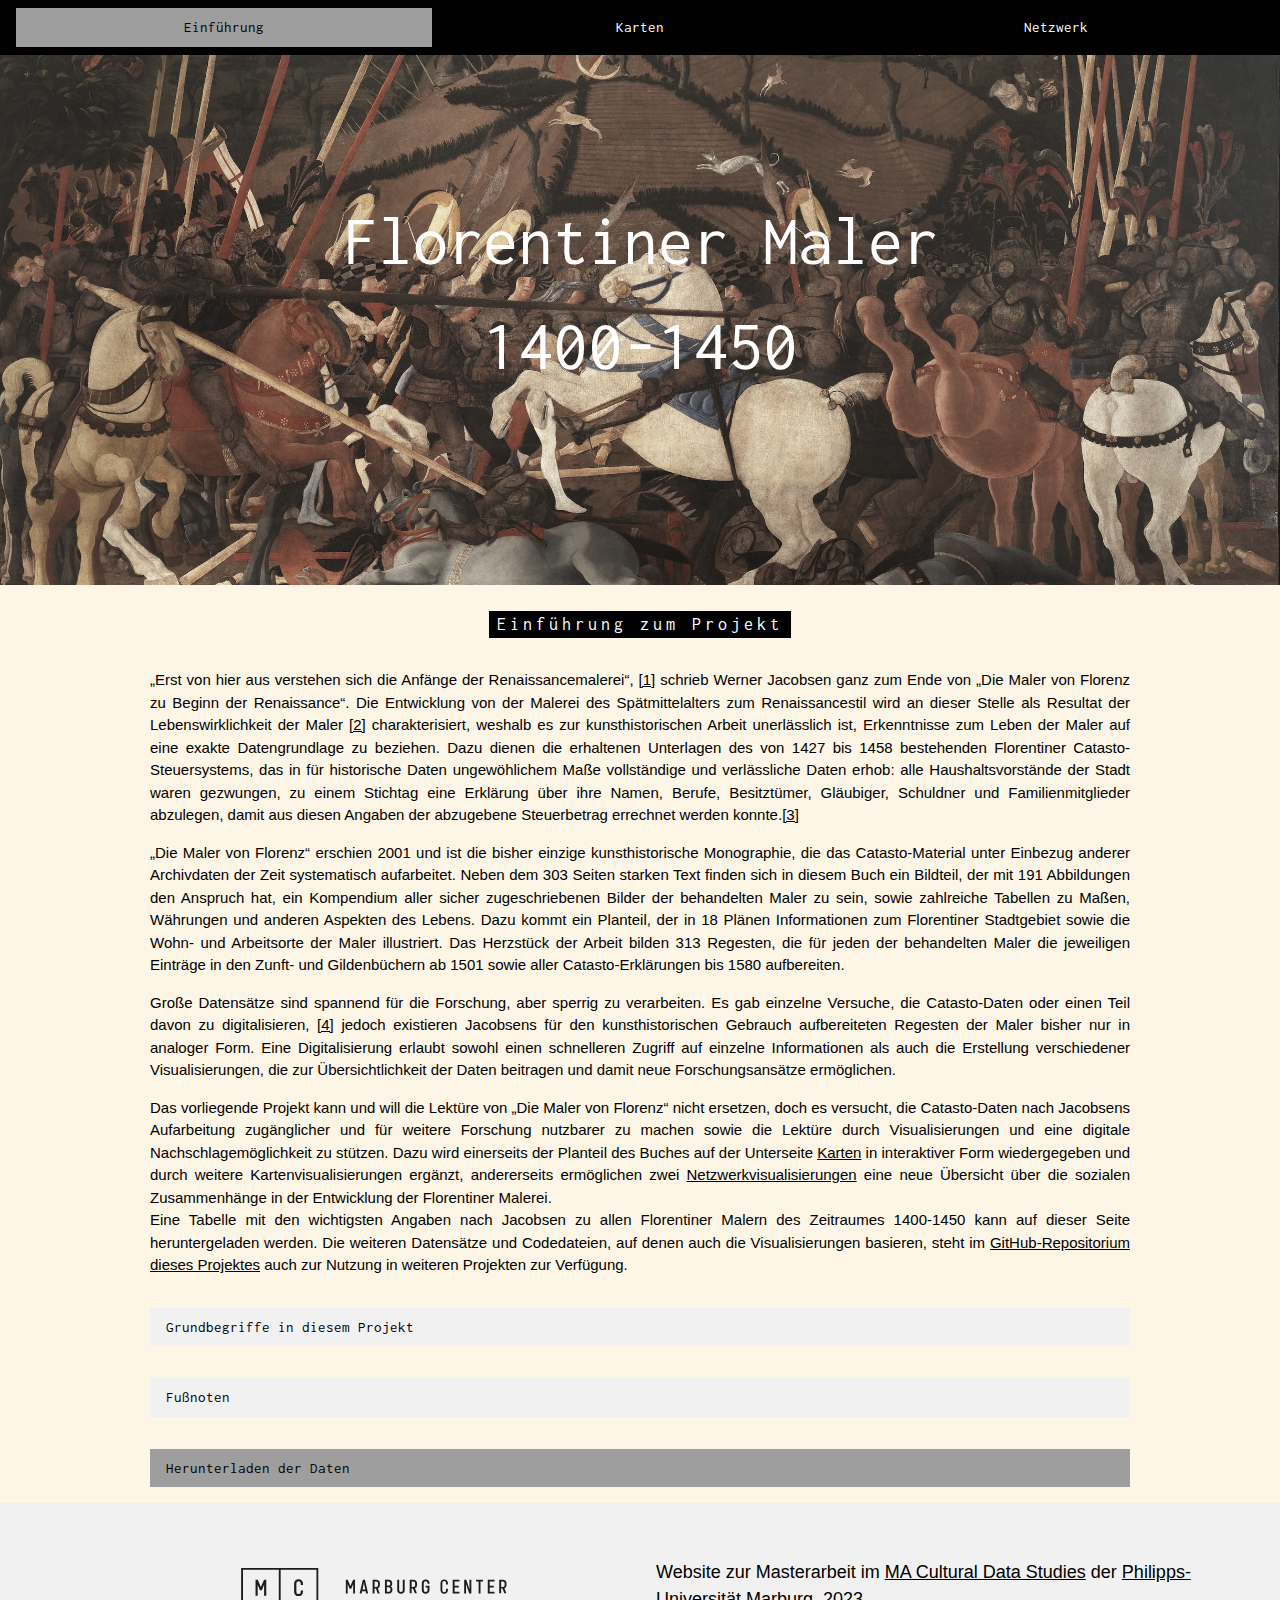
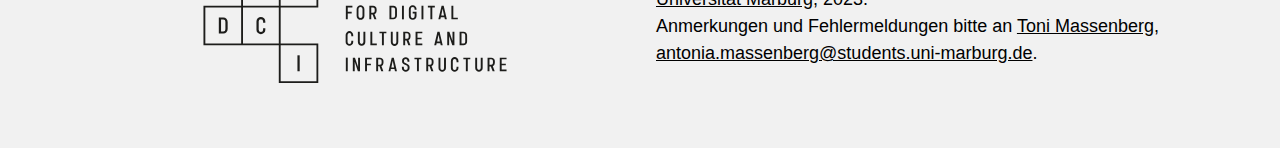
<file: index.html>
<!DOCTYPE html>
<html>

<head>
  <title>Florentiner Maler 1400-1450</title>
  <meta charset="UTF-8">
  <meta name="viewport" content="width=device-width, initial-scale=1">
  <link rel="stylesheet" href="assets/w3.css">
  <link rel="stylesheet" href="https://fonts.googleapis.com/css?family=Inconsolata">
  <!-- Styling is based on the W3Schools W3 template "Cafe": https://www.w3schools.com/w3css/tryit.asp?filename=tryw3css_templates_cafe -->
  <style>
    .bgimg {
      background-position: center;
      background-size: cover;
      background-image: url("assets/images/Paolo_di_Dono_Die_Schlacht_von_San_Romano.jpg");
      height: 65%;
    }
  </style>
</head>

<body>

  <!-- Link border for site navigation -->
  <div class="w3-top">
    <div class="w3-row w3-padding w3-black">
      <div class="w3-col s4">
        <!-- w3.css uses a 12 column responsive fluid grid, s4 means that each row is 4/12th wide -->
        <a href="index.html" class="w3-button w3-block w3-gray">Einführung</a>
      </div>
      <div class="w3-col s4">
        <a href="map.html" class="w3-button w3-block w3-black">Karten</a>
      </div>
      <div class="w3-col s4">
        <a href="network/network.html" class="w3-button w3-block w3-black">Netzwerk</a>
      </div>
    </div>
  </div>

  <!-- Header with image -->
  <header class="bgimg w3-display-container w3-grayscale-min" id="home">
    <div class="w3-display-middle w3-center">
      <span class="w3-text-white" style="font-size:70px">Florentiner Maler <br> 1400-1450</span>
    </div>
  </header>

  <!-- Add a background color to the whole page -->
  <div class="w3-sand">

    <!-- About Container -->
    <div class="w3-container" id="about">
      <div class="w3-content">
        <h5 class="w3-center w3-padding-16">
          <span class="w3-tag w3-wide">Einführung zum Projekt</span>
        </h5>
        <div class="w3-justify">
          <p>„Erst von hier aus verstehen sich die Anfänge der Renaissancemalerei“, <a href="#footnote1"
              onclick="akkordion('footnotes')">[1]</a> schrieb Werner Jacobsen ganz
            zum Ende von „Die Maler von Florenz zu Beginn der Renaissance“. Die Entwicklung von der Malerei des
            Spätmittelalters
            zum Renaissancestil wird an dieser Stelle als Resultat der Lebenswirklichkeit der Maler <a href="#footnote2"
              onclick="akkordion('footnotes')">[2]</a> charakterisiert, weshalb es zur
            kunsthistorischen Arbeit unerlässlich ist, Erkenntnisse zum Leben der Maler auf eine exakte Datengrundlage
            zu
            beziehen. Dazu dienen die erhaltenen Unterlagen des von 1427 bis 1458 bestehenden Florentiner
            Catasto-Steuersystems, das in für historische Daten ungewöhlichem Maße vollständige und verlässliche Daten
            erhob:
            alle Haushaltsvorstände der Stadt waren gezwungen, zu einem Stichtag eine Erklärung über ihre Namen, Berufe,
            Besitztümer,
            Gläubiger, Schuldner und Familienmitglieder abzulegen, damit aus diesen Angaben der abzugebene Steuerbetrag
            errechnet werden konnte.<a href="#footnote3" onclick="akkordion('footnotes')">[3]</a></p>

          <p>„Die Maler von Florenz“ erschien 2001 und ist die bisher einzige kunsthistorische Monographie, die das
            Catasto-Material unter Einbezug anderer Archivdaten der Zeit systematisch aufarbeitet. Neben dem 303
            Seiten starken Text finden
            sich
            in diesem Buch ein Bildteil, der mit 191 Abbildungen den Anspruch hat, ein Kompendium aller sicher
            zugeschriebenen Bilder der
            behandelten
            Maler zu sein, sowie zahlreiche Tabellen zu Maßen, Währungen und anderen Aspekten des Lebens. Dazu kommt ein
            Planteil,
            der in 18 Plänen Informationen zum Florentiner Stadtgebiet sowie die Wohn- und Arbeitsorte der Maler
            illustriert. Das
            Herzstück
            der Arbeit bilden 313 Regesten, die für jeden der behandelten Maler die jeweiligen Einträge in den Zunft-
            und
            Gildenbüchern ab 1501 sowie aller Catasto-Erklärungen bis 1580 aufbereiten.</p>

          <p>Große Datensätze sind spannend für die Forschung, aber sperrig zu verarbeiten. Es gab einzelne Versuche,
            die
            Catasto-Daten oder einen Teil davon zu digitalisieren, <a href="#footnote4"
              onclick="akkordion('footnotes')">[4]</a> jedoch existieren Jacobsens für den
            kunsthistorischen Gebrauch aufbereiteten Regesten der Maler bisher nur in analoger Form. Eine
            Digitalisierung
            erlaubt sowohl einen schnelleren Zugriff auf einzelne Informationen als auch die Erstellung verschiedener
            Visualisierungen, die zur Übersichtlichkeit der Daten beitragen und damit neue Forschungsansätze
            ermöglichen.</p>

          <p>Das vorliegende Projekt kann und will die Lektüre von „Die Maler von Florenz“ nicht ersetzen, doch es
            versucht, die
            Catasto-Daten nach Jacobsens Aufarbeitung zugänglicher und für weitere Forschung nutzbarer zu machen sowie
            die
            Lektüre durch Visualisierungen und eine digitale Nachschlagemöglichkeit zu stützen. Dazu wird einerseits der
            Planteil des Buches auf der Unterseite <a href="map.html" target="_blank">Karten</a> in interaktiver Form
            wiedergegeben und durch weitere
            Kartenvisualisierungen ergänzt, andererseits ermöglichen zwei <a href="network/network.html"
              target="_blank">Netzwerkvisualisierungen</a> eine neue Übersicht über
            die sozialen Zusammenhänge in der Entwicklung der Florentiner Malerei.<br>
            Eine Tabelle mit den wichtigsten Angaben nach Jacobsen zu allen Florentiner Malern des Zeitraumes 1400-1450
            kann auf
            dieser Seite heruntergeladen werden. Die weiteren Datensätze und Codedateien, auf denen auch die
            Visualisierungen
            basieren, steht im <a href="https://github.com/ToniMassenberg/FlorentinerMaler"
              target="_blank">GitHub-Repositorium dieses Projektes</a> auch zur Nutzung in weiteren Projekten zur
            Verfügung.</p>
        </div>
      </div>

      <!-- Grundbegriffe drop-down -->
      <div class="w3-content  w3-padding-16">
        <button id="grundbegriffebutton" onclick="akkordion('grundbegriffe')"
          class="w3-btn w3-block w3-light-gray w3-left-align">Grundbegriffe
          in diesem Projekt</button>
        <div id="grundbegriffe" class="w3-container w3-hide w3-justify">
          <p>Auch wenn der Catasto-Datensatz eine ungewöhnlich detaillierte historische Quelle ist, sind dennoch die
            <b>bei
              historischen Daten üblichen Ungenauigkeiten</b> zu beachten. Steuererklärungen spielen den tatsächlichen
            Besitz
            eher
            herunter, verschiedene Zeitrechnungen und Sprachen werden vermischt, Terminologien wie der Unterschied
            zwischen
            Lehrling, Gesellen und Mitarbeiter sind nicht eindeutig <a href="#footnote5"
              onclick="akkordion('footnotes')">[5]</a>, die Werkstattgemeinschaften konnten je
            nach Gegebenheiten sehr unterschiedlich arrangiert sein. <a href="#footnote6"
              onclick="akkordion('footnotes')">[6]</a> Die 313 berücksichtigten Maler in
            diesem Zeitraum beinhalten auch Personen, die möglicherweise schon verstorben waren oder nur aus
            Verwaltungsgründen
            in der Zunft immatrikuliert waren, ohne selbst als Maler zu arbeiten. Die berufliche Mobilität und
            Doppeltätigkeit
            in mehreren Berufen erschweren das Festlegen der behandelten Personen zusätzlich. <a href="#footnote7"
              onclick="akkordion('footnotes')">[7]</a>
            Alle eine Werkstatt leitenden Meister in Florenz mussten einer Zunft anzugehören, im Falle der Maler der
            <b>Arte dei
              Medici e Speziali</b>. Die Zünfte dienten nicht nur der Berufsorganisation, sondern waren auch die
            Grundlage des
            politischen Lebens und Voraussetzung für Teilhabe an politischen Ämtern. <a href="#footnote8"
              onclick="akkordion('footnotes')">[8]</a> Zur Immatrikulation als
            Meister mussten mindestens drei Lehrjahre und drei Gesellenjahre nachgewiesen werden, außerdem war eine
            Immatrikulationsgebür zu entrichten, die entfiel, wenn Bruder oder Vater des neuen Immatrikulanten bereits
            der Zunft
            angehörten, weshalb die fast vollständig erhaltenen Zunftbücher mitunter auch Rückschlüsse über den Beruf
            der
            Verwandten eines Malers erlauben. <a href="#footnote9" onclick="akkordion('footnotes')">[9]</a> Manche Maler
            waren auch in mehreren Zünften immatrikuliert, zumeist
            Möbelmaler, die je nach eigenem Selbstverständnis auch als Tischler der Arte dei Legnaioli angehören
            konnten.
            <a href="#footnote10" onclick="akkordion('footnotes')">[10]</a> Einzige Ausnahme dieses Zunftzwanges waren
            die Mönchsmaler, auch wenn sie Werkstätten außerhalb der
            Konvente unterhielten. <a href="#footnote11" onclick="akkordion('footnotes')">[11]</a>
          </p>

          <p><b>Frauen</b> war der Zunftbeitritt grundsätzlich erlaubt, aber es gibt keine Beispiele von Malerinnen im
            hier primär
            behandelten Zeitraum. Möglicherweise gab es Frauen, die in den Malerwerkstätten ihrer Verwandten
            mitarbeiteten,
            die nicht Werkstattinhaberinnen und damit nicht immatrikuliert waren. Da Frauen nicht Familienoberhäupter
            waren mussten sie keine Catasto abgeben – in jedem Fall ist ihre Mitarbeit nicht nachweisbar. <a
              href="#footnote12" onclick="akkordion('footnotes')">[12]</a></p>

          <p id="berufsgruppen">Jacobsen grenzt seinen <b>Begriff des Malers</b> dabei stark von den im 16. Jahrhundert
            entstandenen
            Begriff des
            Künstlers
            ab. Maler des frühen 15. Jahrhunderts seien reine Handwerker gewesen und es gebe keinerlei Erwartung
            ‚künstlerischen
            Anspruchs und künstlerischer Freiheit‘. <a href="#footnote13" onclick="akkordion('footnotes')">[13]</a><br>
            Zur genaueren Beschreibung der eigentlichen Tätigkeiten werden die Maler in 13 <b>Berufsgruppen</b>
            unterteilt,
            deren
            Definitionen auf den eigenen Angaben zur Spezialisierung der Maler in den Zunftbüchern sowie in ihren
            Catasto-Deklarationen zurückgehen; für die Erkenntnisse, was die eigentlichen Aufgabengebiete der
            Spezialisten
            waren, wurde das Malereitraktat des Cennino d’Andrea di Cennino da Colle di Val d’Elsa herangezogen. <a
              href="#footnote14" onclick="akkordion('footnotes')">[14]</a> <br>
            a) <b>Wand- und Tafelmaler</b> produzierten je nach Auftragslage figürliche Wandgemälde und die
            Ausgestaltung
            ganzer Räume
            oder einzelne Tafeln. <a href="#footnote15" onclick="akkordion('footnotes')">[15]</a> <br>
            b) Das <b>Mosaikhandwerk</b> galt zu der Zeit als fast ausgestorben, Mosaizisten kümmerten sich vor allem um
            die
            Restauration vorhandener Mosaiken. <a href="#footnote16" onclick="akkordion('footnotes')">[16]</a> <br>
            c) Die <b>Möbelmaler</b> (Forzerinai) bemalten vor allem Truhen, besonders Hochzeitstruhen (Cassone) als
            Aussteuer,
            aber
            auch „deschi“ (Holzteller für Wöchnerinnen), Bänke, Betten, Schachbretter und andere Gebrauchsgegenstände.
            <a href="#footnote17" onclick="akkordion('footnotes')">[17]</a> <br>
            d) <b>Waffenmaler</b> bemalten neben repräsentativen Waffen auch militärisch-repräsentative Gegenstände,
            Fahnen,
            Turnierbedarf und Zierrat für das städtische Orchester. Diese Gruppe war hoch angesehen und gut bezahlt, da
            repräsentatives Zierwerk hochwertig sein musste; es handelte sich also um fähige Spezialisten, nicht um
            einen
            Nebenerwerb der Tafelmaler. <a href="#footnote18" onclick="akkordion('footnotes')">[18]</a> <br>
            f) Die Tätigkeiten und Fähigkeiten der <b>Glasmaler</b> sind getrennt von den anderen Berufsgruppen zu
            betrachten,
            da sie
            völlig anderer Techniken, Werkstattausstattungen und Materialien nutzten. Sie schufen Kirchenfenster und
            Reliquiare
            für ausschließlich kirchliche Aufträge, nach der Fertistellung des Doms gab es in den 1430ern in dieser
            Berufsgruppe
            eine große Arbeitslosigkeit und Abwanderung vor allem nach Rom. <a href="#footnote19"
              onclick="akkordion('footnotes')">[19]</a> <br>
            g) <b>Miniaturisten</b> waren Buchmaler, die vor allem liturgische Bücher für kirchliche Auftraggeber
            schufen, aber
            auch
            Lesebücher für private Sammler. Sie arbeiteten eng mit den Papierherstellern (cartolai) zusammen, oft auch
            ohne
            Werkstatt in Heimarbeit. Die Papierlagen wurden erst beschrieben, dann an die Miniaturisten geliefert, bevor
            das
            Buch gebunden wurde, weshalb mehrere Miniaturisten zeitgleich am selben Buch arbeiten konnten. <a
              href="#footnote20" onclick="akkordion('footnotes')">[20]</a> <br>
            h) <b>Spielkartenmaler</b> (Naibi) waren oft ursprünglich Möbelmaler, weil Spielkarten auf hölzernen
            Druckstöcken
            basierten
            und in Schachteln aufbewahrt wurden. Der Besitz der Druckstöcke war die notwendige und definierende
            Eigenschaft der
            Naibi. <a href="#footnote21" onclick="akkordion('footnotes')">[21]</a> <br>
            i) <b>Ceri-Maler</b>, also <b>Kerzenmaler</b>, schufen zwar wohl Wachskerzen und Osterkerzen, für ihr
            Hauptarbeitsgebiet
            hält
            Jacobsen aber tabernakelförmige Gebilde aus Pappmaché und Wachs, auf denen beim Johannisfest Figuren
            angebracht
            waren und die das Baptisterium schmückten. <a href="#footnote22" onclick="akkordion('footnotes')">[22]</a>
            <br>
            j) <b>Stoffmaler</b> waren in der Regel Handwerker aus stoffverarbeitenden Gewerben wie Weber oder
            Schneider, die
            sich auf
            z.B. Vorhänge, Wandbehänge oder Kleidung mit Bemalung spezialisierten und daher auch oder hauptsächlich als
            Maler
            immatrikuliert waren. <a href="#footnote23" onclick="akkordion('footnotes')">[23]</a> <br>
            k) <b>Zimmermaler</b> besorgten alles vom einfachen Anstrich bis zur dekorativen Malerei, eher einfach und
            „unterstes
            Niveau der
            Florentiner Maler“. <a href="#footnote24" onclick="akkordion('footnotes')">[24]</a> <br>
            l) Als „Hersteller von <b>Gipstafeln</b>“ bezeichnet Jacobsen nicht professionelle Grundierer, sondern
            Hersteller
            von
            gipsernen Andachtsbildern als Massenware-Abgüsse, die auch anspruchsvoll sein konnten, sowie Rechentafeln.
            <a href="#footnote25" onclick="akkordion('footnotes')">[25]</a> <br>
            m) <b>Steinmetze</b> als Maler stellen eine seltene Doppeltätigkeit dar, die berücksichtigt wird, weil es im
            Hausgebrauch
            der Dombauhütte zu entsprechenden Einzelfällen kam. <a href="#footnote26"
              onclick="akkordion('footnotes')">[26]</a> <br>
            n) <b>Hobbymaler</b> schließlich hatten eigentlich Berufe außerhalb der Malerei, sie waren Ärzte oder
            Händler,
            die als
            Privatvergnügen malen; berücksichtigt werden sie, wenn sie als Maler genannt werden und/oder in der
            Lukasgilde
            eingeschrieben waren. <a href="#footnote27" onclick="akkordion('footnotes')">[27]</a>
          </p>
          <p id="zuschreibungsfähig">Als <b>zuschreibungsfähig</b> schließlich akzeptiert Jacobsen diejenigen Maler,
            denen erhaltene (er.) oder
            überlieferte (ü.) Werke
            durch Signaturen (sign.) oder durch Dokumentation (dok.) in Verträgen, Zahlungsnotizen und werkbezogenen
            Catasto-Hinweisen zugeordnet werden können. Da die meisten dieser Werke entweder von den anspruchsvollen
            Wand- und Tafelmalern oder Miniaturisten stammten, gehört der Großteil der von Jacobsen eingehender
            betrachteten Maler diesen Gruppen an.<a href="#footnote28" onclick="akkordion('footnotes')">[28]</a></p>

        </div>
      </div>

      <!-- Footnotes drop-down -->
      <div class="w3-content  w3-padding-16">
        <button onclick="akkordion('footnotes')" class="w3-btn w3-block w3-light-gray w3-left-align">Fußnoten</button>
        <div id="footnotes" class="w3-container w3-hide">
          <p>Header-Bild: Paolo di Dono (Paolo Uccello), Die Schlacht von San Romano, ca. 1435-1440. &copy; La Gallerie
            degli Uffizi, https://www.uffizi.it/en/artworks/battle-of-san-romano.</p>
          <p id="footnote1">[1] Jacobsen, Werner. „Die Maler von Florenz zu Beginn der Renaissance“. Deutscher
            Kunstverlag, 2001. S. 202</p>
          <p id="footnote2">[2] „Maler“ ist in dieser Arbeit nicht im generischen Maskulinum zu verstehen, es handelt
            sich an diesem Ort zu diesem Zeitpunkt um eine rein männliche Gruppe.</p>
          <p id="footnote3">[3] Vgl. Jacobsen S. 12 sowie 23f.</p>
          <p id="footnote4">[4] Bemerkenswert in diesem Kontext ist der Online-Catasto, eine
            SQL-Datenbank zur Durchsuchung des ganzen Catasto-Datensatzes von 1427 auf Basis von Daten, die David
            Herlihy mit
            den Büchern im Achivio di Strato in Florenz erarbeitete hatte. Version 1.3. Florentine Renaissance
            Resources/Online Catasto: STG, Brown University, Providence, R.I., 2002.
            https://cds.library.brown.edu/projects/catasto/.</p>
          <p id="footnote5">[5] Vgl. Jacobsen S. 115.</p>
          <p id="footnote6">[6] Vgl. Jacobsen S. 135.</p>
          <p id="footnote7">[7] Vgl. Jacobsen S. 61f.</p>
          <p id="footnote8">[8] Vgl. Jacobsen S. 19, 35.</p>
          <p id="footnote9">[9] Vgl. Jacobsen S. 41.</p>
          <p id="footnote10">[10] Vgl. Jacobsen S. 42.</p>
          <p id="footnote11">[11] Vgl. Jacobsen S. 43f, 145.</p>
          <p id="footnote12">[12] Vgl. Zur Situation von Frauen vgl. Jacobsen S. 30, 47, 76f.</p>
          <p id="footnote13">[13] Vgl. Jacobsen S. 39.</p>
          <p id="footnote14">[14] Vgl. Jacobsen S. 49.</p>
          <p id="footnote15">[15] Vgl. Jacobsen S. 51.</p>
          <p id="footnote16">[16] Vgl. Jacobsen S. 51, 190f.</p>
          <p id="footnote17">[17] Vgl. Jacobsen S. 51f.</p>
          <p id="footnote18">[18] Vgl. Jacobsen S. 53.</p>
          <p id="footnote19">[19] Vgl. Jacobsen S. 53f.</p>
          <p id="footnote20">[20] Vgl. Jacobsen S. 54, 294.</p>
          <p id="footnote21">[21] Vgl. Jacobsen S. 55.</p>
          <p id="footnote22">[22] Vgl. Jacobsen S. 56.</p>
          <p id="footnote23">[23] Vgl. Jacobsen S. 57.</p>
          <p id="footnote24">[24] Vgl. Jacobsen S. 57.</p>
          <p id="footnote25">[25] Vgl. Jacobsen S. 58.</p>
          <p id="footnote26">[26] Vgl. Jacobsen S. 59.</p>
          <p id="footnote27">[27] Vgl. Jacobsen S. 59f.</p>
          <p id="footnote28">[28] Vgl. Jacobsen S. 205f und vor allem die Tabelle auf S. 207f.</p>
        </div>
      </div>
      <!-- Download button -->
      <div class="w3-container w3-padding-16">
        <a href="painters-master.csv" download="Florentiner Maler 1400-1450"
          class="w3-content w3-button w3-block w3-gray w3-left-align">Herunterladen der Daten</a>
      </div>
    </div>

    <!-- End page content -->
  </div>

  <!-- Footer -->
  <footer class="w3-light-grey w3-padding-48 w3-large">
    <div class="w3-auto w3-row w3-bar">
      <div class="w3-col s6 w3-center w3-bar-item w3-mobile">
        <a href="https://www.uni-marburg.de/de/mcdci/" target="_blank"><img src="assets/images/mcdci_master_02.svg" alt="Logo des Marburg Center for Digital Culture and Infrastructure"></a>
      </div>
      <div class="w3-col s6 w3-left w3-bar-item w3-mobile">
        Website zur Masterarbeit im <a href="https://www.uni-marburg.de/de/mcdci/studium/ma-cds"
          title="MA Cultural Data Studies" target="_blank" class="w3-hover-text-green">MA Cultural Data Studies</a>
        der <a href="https://www.uni-marburg.de/de/" title="Philipps-Universität Marburg" target="_blank"
          class="w3-hover-text-green">Philipps-Universität Marburg</a>, 2023.<br>
        Anmerkungen und Fehlermeldungen bitte an <a href="https://github.com/ToniMassenberg"
          title="Toni Massenberg auf Github" target="_blank" class="w3-hover-text-green">Toni Massenberg</a>, <a
          href="mailto:massenbe@uni-marburg.de" title="Mailadresse Toni Massenberg" target="_blank"
          class="w3-hover-text-green">antonia.massenberg@students.uni-marburg.de</a>.
      </div>
    </div>
  </footer>

  <!-- JavaScript -->
  <script src="https://code.jquery.com/jquery-3.3.1.min.js"></script>
  <script src="assets/main.js"></script>
</body>

</html>
</file>
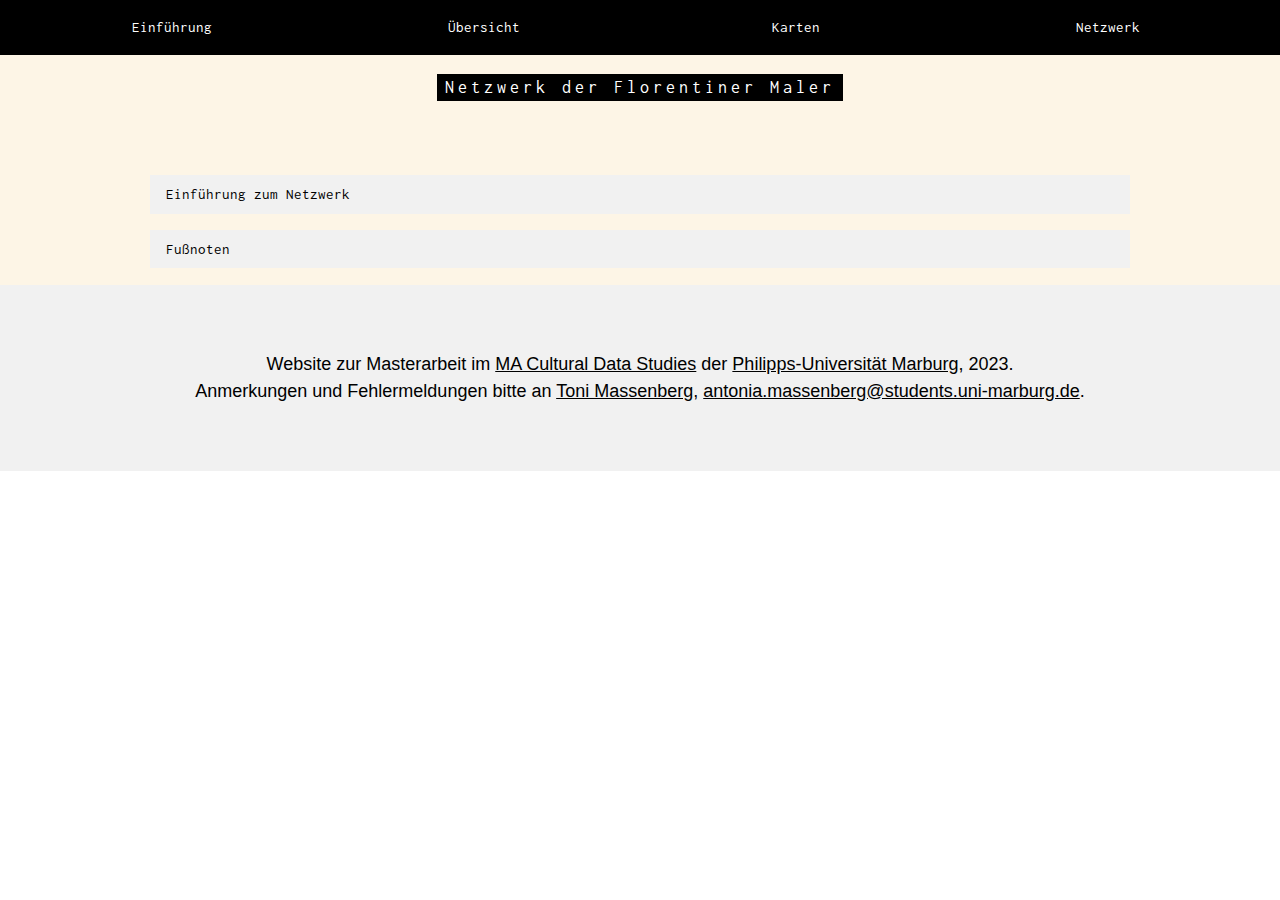
<file: network-alt.html>
<!DOCTYPE html>
<html>

<head>
    <title>Florentiner Maler 1400-1450 - Netzwerk</title>
    <meta charset="UTF-8">
    <meta name="viewport" content="width=device-width, initial-scale=1">
    <!-- Stylesheet for W3 (responsive design framework) -->
    <link rel="stylesheet" href="assets/w3.css">
    <link rel="stylesheet" href="https://fonts.googleapis.com/css?family=Inconsolata">

    <!-- The main stylesheet is assets/w3.css, these are additions specific to the network.html page -->
    <style>
        #network-container {
            width: 100%;
            height: 100vh;
        }

        .link {
            fill: none;
        }

        .link-arrow {
            fill: none;
            stroke-opacity: 0.6;
            stroke-width: 1.5;
            marker-end: url(#arrowhead);
        }

        .arrowhead {
            fill: #999;
        }
    </style>
</head>

<body>

    <!-- Link border for site navigation -->
    <div class="w3-top">
        <div class="w3-row w3-padding w3-black">
            <div class="w3-col s3">
                <a href="index.html" class="w3-button w3-block w3-black">Einführung</a>
            </div>
            <div class="w3-col s3">
                <a href="overview.html" class="w3-button w3-block w3-black">Übersicht</a>
            </div>
            <div class="w3-col s3">
                <a href="map.html" class="w3-button w3-block w3-black">Karten</a>
            </div>
            <div class="w3-col s3">
                <a href="network.html" class="w3-button w3-block w3-black">Netzwerk</a>
            </div>
        </div>
    </div>

    <!-- Add a background color -->
    <div class="w3-sand ">

        <!-- About Container -->
        <div class="w3-container" id="about">
            <div class="w3-content">
                <h5 class="w3-center w3-padding-64">
                    <span class="w3-tag w3-wide">Netzwerk der Florentiner Maler</span>
                </h5>
                <button onclick="akkordion('explanation')"
                    class="w3-btn w3-block w3-light-gray w3-left-align">Einführung zum Netzwerk</button>
                <div id="explanation" class="w3-container w3-hide">
                    <div>
                        Hier wird der Text zum Netzwerk erscheinen.<a href="#footnote1"
                            onclick="akkordion('footnotes')">[1]</a>

                    </div>
                </div>
                <!-- Footnotes drop-down -->
                <div class="w3-content  w3-padding-16">
                    <button onclick="akkordion('footnotes')"
                        class="w3-btn w3-block w3-light-gray w3-left-align">Fußnoten</button>
                    <div id="footnotes" class="w3-container w3-hide">
                        <p id="footnote1">[1] Erste Fußnote.</p>

                    </div>
                </div>
            </div>



            <!-- Network container -->
            <div class="w3-container">
                <!-- Container the network graph is generated into -->
                <div class="w3-content" id="graph"></div>
            </div>


            <!-- End page content -->
        </div>

        <!-- Footer -->
        <footer class="w3-center w3-light-grey w3-padding-48 w3-large">
            <p>Website zur Masterarbeit im <a href="https://www.uni-marburg.de/de/mcdci/studium/ma-cds"
                    title="MA Cultural Data Studies" target="_blank" class="w3-hover-text-green">MA Cultural Data
                    Studies</a> der <a href="https://www.uni-marburg.de/de/" title="Philipps-Universität Marburg"
                    target="_blank" class="w3-hover-text-green">Philipps-Universität Marburg</a>, 2023.<br>
                Anmerkungen und Fehlermeldungen bitte an <a href="https://github.com/ToniMassenberg"
                    title="Toni Massenberg auf Github" target="_blank" class="w3-hover-text-green">Toni Massenberg</a>,
                <a href="mailto:massenbe@uni-marburg.de" title="Mailadresse Toni Massenberg" target="_blank"
                    class="w3-hover-text-green">antonia.massenberg@students.uni-marburg.de</a>.
            </p>
        </footer>

        <!-- External JavaScript files  -->
        <script src="https://d3js.org/d3.v6.min.js"></script>
        <script src="https://code.jquery.com/jquery-3.3.1.min.js"></script>
        <script src="assets/network.js"></script>
        <script src="assets/main.js"></script>
</body>

</html>
</file>
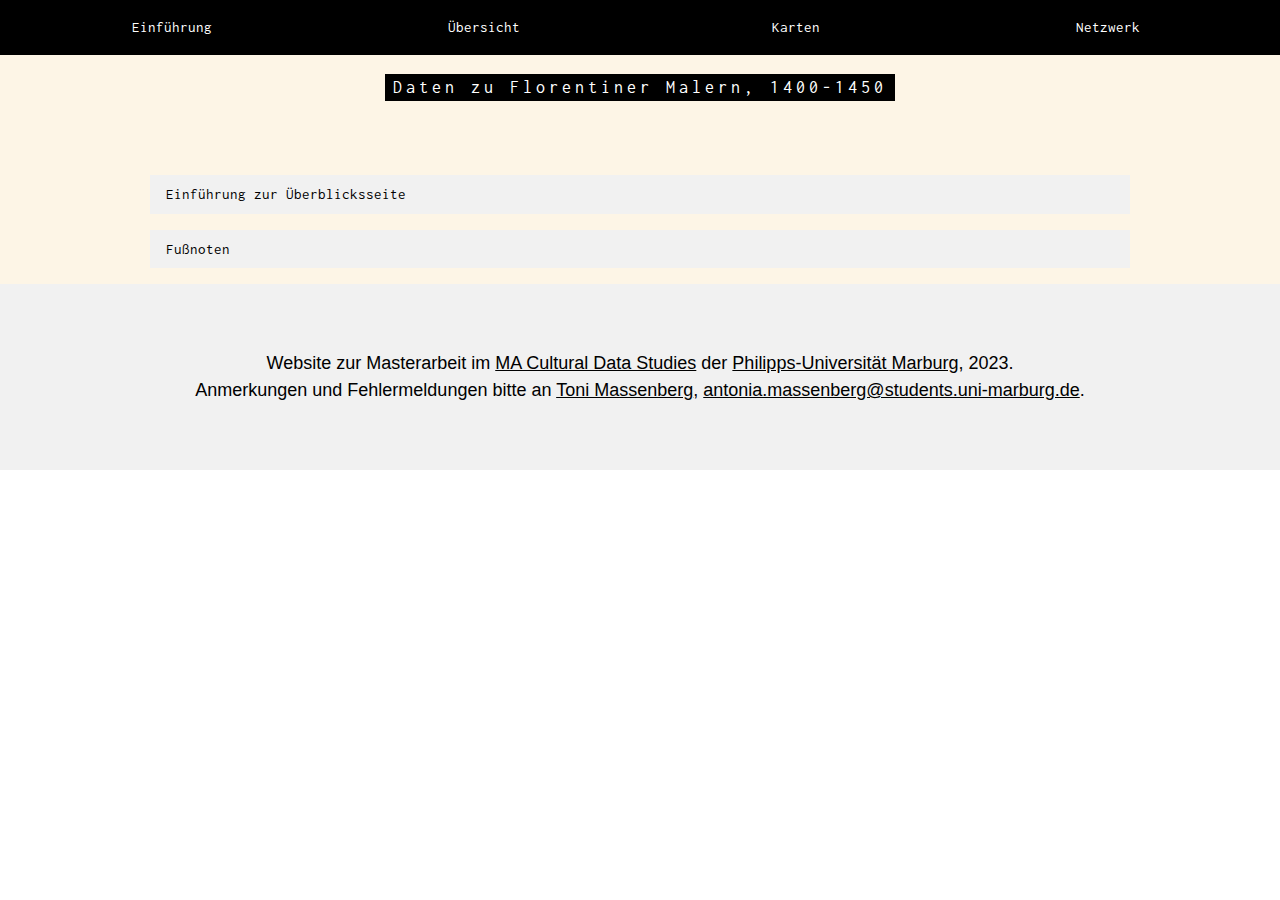
<file: overview.html>
<!DOCTYPE html>
<html>

<head>
  <title>Florentiner Maler 1400-1450 - Übersicht</title>
  <meta charset="UTF-8">
  <meta name="viewport" content="width=device-width, initial-scale=1">
  <!-- Stylesheet for W3 (responsive design framework) -->
  <link rel="stylesheet" href="assets/w3.css">
  <link rel="stylesheet" href="https://fonts.googleapis.com/css?family=Inconsolata">

  <!-- The main stylesheet is assets/w3.css, these are additions specific to this page -->
  <style>
    .container {
      position: relative;
      width: 100%;
    }
  </style>
</head>

<body>

  <!-- Link border for site navigation -->
  <div class="w3-top">
    <div class="w3-row w3-padding w3-black">
      <div class="w3-col s3">
        <a href="index.html" class="w3-button w3-block w3-black">Einführung</a>
      </div>
      <div class="w3-col s3">
        <a href="overview.html" class="w3-button w3-block w3-black">Übersicht</a>
      </div>
      <div class="w3-col s3">
        <a href="map.html" class="w3-button w3-block w3-black">Karten</a>
      </div>
      <div class="w3-col s3">
        <a href="network/network.html" class="w3-button w3-block w3-black">Netzwerk</a>
      </div>
    </div>
  </div>

  <!-- Add a background color and large text to the whole page -->
  <div class="w3-sand ">

    <!-- About Container -->
    <div class="w3-container" id="about">
      <div class="w3-content">
        <h5 class="w3-center w3-padding-64">
          <span class="w3-tag w3-wide">Daten zu Florentiner Malern, 1400-1450</span>
        </h5>
        <button onclick="akkordion('explanation')" class="w3-btn w3-block w3-light-gray w3-left-align">Einführung zur
          Überblicksseite</button>
        <div id="explanation" class="w3-container w3-hide">
          <div>
            Hier wird der Text zu den Daten erscheinen.<a href="#footnote1" onclick="akkordion('footnotes')">[1]</a>

          </div>
        </div>
        <!-- Footnotes drop-down -->
        <div class="w3-content  w3-padding-16">
          <button onclick="akkordion('footnotes')" class="w3-btn w3-block w3-light-gray w3-left-align">Fußnoten</button>
          <div id="footnotes" class="w3-container w3-hide">
            <p id="footnote1">[1] Erste Fußnote.</p>

          </div>
        </div>
      </div>


      <!-- End page content -->
    </div>

    <!-- Footer -->
    <footer class="w3-center w3-light-grey w3-padding-48 w3-large">
      <p>Website zur Masterarbeit im <a href="https://www.uni-marburg.de/de/mcdci/studium/ma-cds"
          title="MA Cultural Data Studies" target="_blank" class="w3-hover-text-green">MA Cultural Data Studies</a> der
        <a href="https://www.uni-marburg.de/de/" title="Philipps-Universität Marburg" target="_blank"
          class="w3-hover-text-green">Philipps-Universität Marburg</a>, 2023.<br>
        Anmerkungen und Fehlermeldungen bitte an <a href="https://github.com/ToniMassenberg"
          title="Toni Massenberg auf Github" target="_blank" class="w3-hover-text-green">Toni Massenberg</a>, <a
          href="mailto:massenbe@uni-marburg.de" title="Mailadresse Toni Massenberg" target="_blank"
          class="w3-hover-text-green">antonia.massenberg@students.uni-marburg.de</a>.
      </p>
    </footer>

    <!-- External JavaScript files  -->
    <script src="https://code.jquery.com/jquery-3.3.1.min.js"></script>
    <script src="assets/main.js"></script>
</body>

</html>
</file>
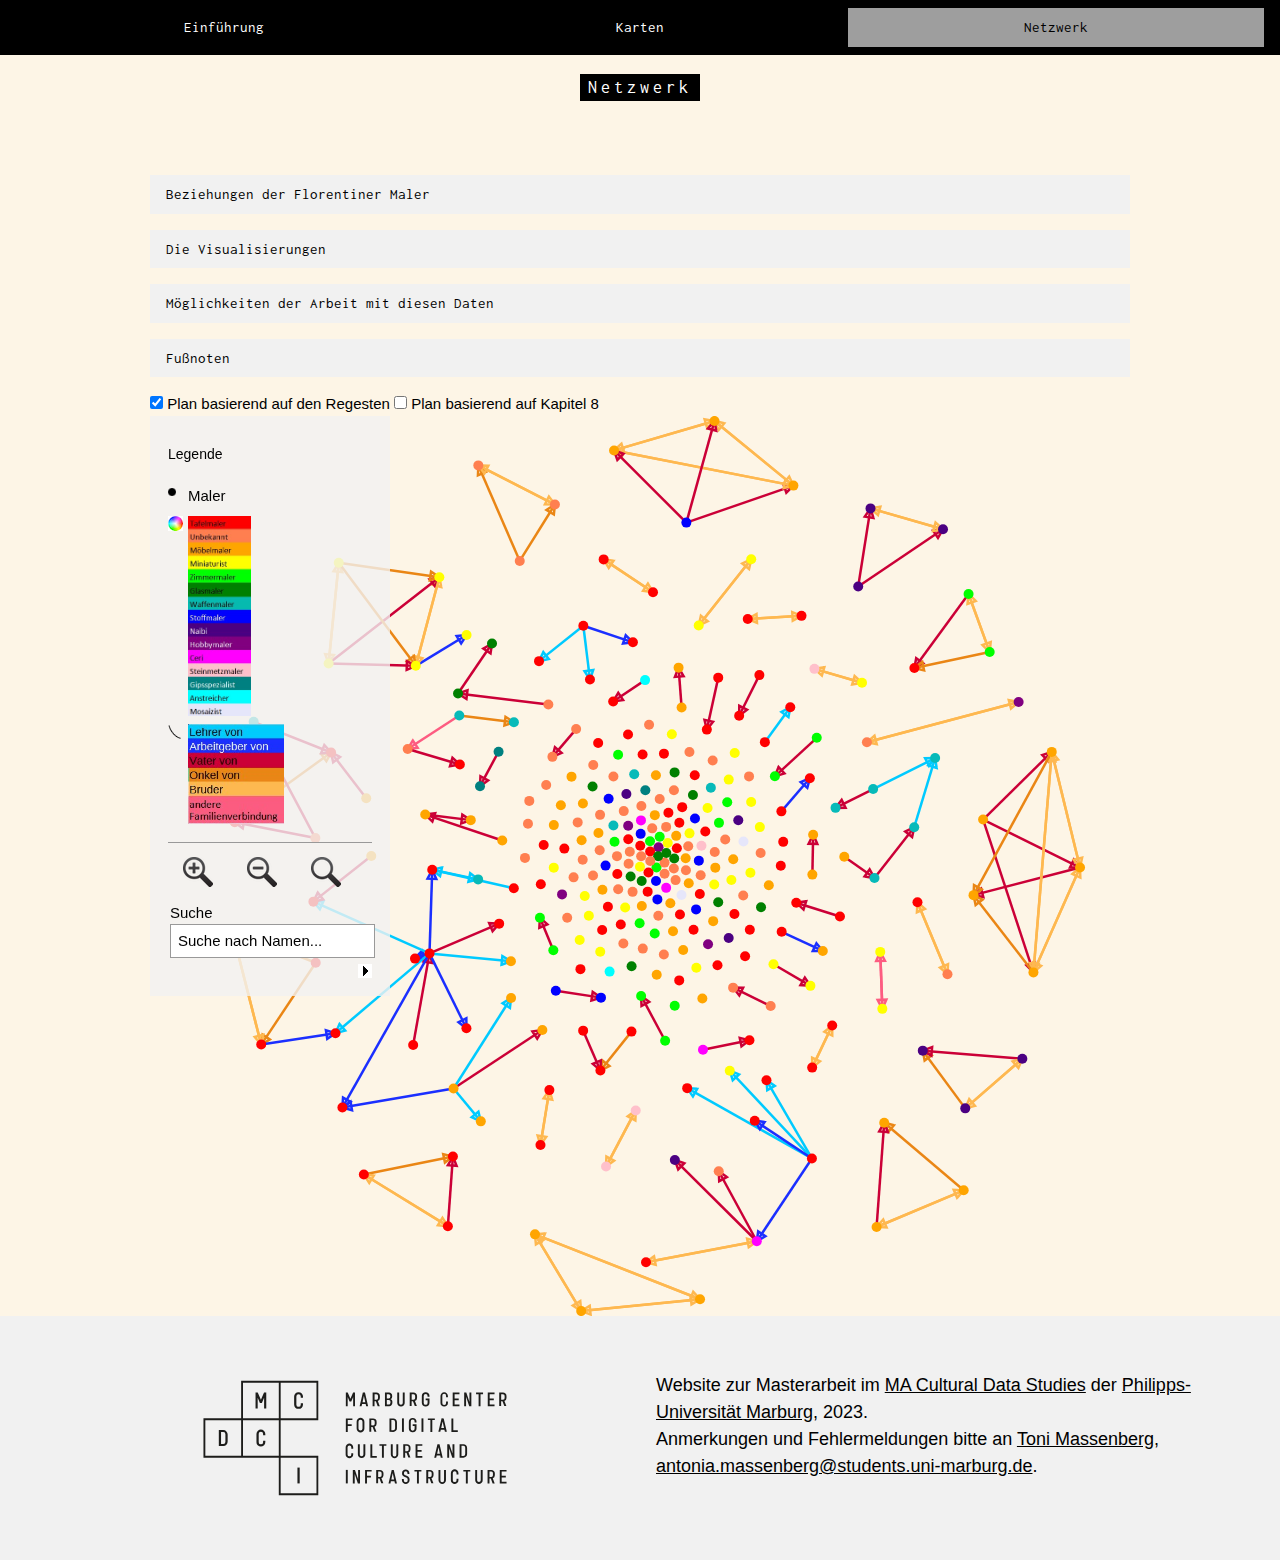
<file: network/network.html>
<!DOCTYPE html>

<head>
  <title>Florentiner Maler 1400-1450</title>
  <meta charset="UTF-8">
  <meta name="viewport" content="width=device-width, height=device-height, initial-scale=1">
  <script src="https://code.jquery.com/jquery-3.3.1.min.js"></script>
  <script src="js/sigma/sigma.min.js"></script>
  <script src="js/sigma/sigma.parseJson.js"></script>
  <script src="js/main.js"></script>
  <link rel="stylesheet" href="css/style.css">
  <!-- Stylesheet for W3 (responsive design framework) -->
  <link rel="stylesheet" href="../assets/w3.css">
  <link rel="stylesheet" href="https://fonts.googleapis.com/css?family=Inconsolata">
</head>

<body class="w3-sand">

  <!-- Link border for site navigation -->
  <div class="w3-top">
    <div class="w3-row w3-padding w3-black">
      <div class="w3-col s4">
        <!-- w3.css uses a 12 column responsive fluid grid, s4 means that each row is 4/12th wide -->
        <a href="../index.html" class="w3-button w3-block w3-black">Einführung</a>
      </div>
      <div class="w3-col s4">
        <a href="../map.html" class="w3-button w3-block w3-black">Karten</a>
      </div>
      <div class="w3-col s4">
        <a href="network.html" class="w3-button w3-block w3-gray">Netzwerk</a>
      </div>
    </div>
  </div>

  <!-- About Container -->
  <div class="w3-container" id="about">
    <div class="w3-content">
      <h5 class="w3-center w3-padding-64">
        <span class="w3-tag w3-wide">Netzwerk</span>
      </h5>
      <!-- Footnotes drop-down -->
      <button onclick="akkordion('beziehungen')" class="w3-btn w3-block w3-light-gray w3-left-align">Beziehungen der
        Florentiner Maler</button>
      <div id="beziehungen" class="w3-container w3-hide w3-justify">
        <div>
          <p>Die in „Die Maler von Florenz“ <a href="#footnote1" onclick="akkordion('footnotes')">[1]</a> aufbereiteten
            Daten erlauben nicht nur einen Einblick in das finanzielle Leben der
            Florentiner Maler, sondern auch in ihre Beziehungen untereinander. Die Catasto- und Prestanza-Listen
            detaillieren
            die Familien- und Wohnverhältnisse, die bei der Berechnung der Steuer berücksichtigt wurden, aber über
            Verträge,
            Zahlungsnotizen, bezeugte Urkunden und Werkstattbücher werden auch Hinweise auf nicht-familiäre, entfernte
            und
            temporäre Beziehungen überliefert.</p>

          <p>Zu wissen, welche Maler einander kannten, nachweislich miteinander agierten und arbeiteten oder befreundet
            waren,
            erlaubt es, den Zuschreibungsdiskussionen und Theorien zur Stilentwicklung eine menschliche Ebene
            hinzuzufügen und
            Verbindungen mit einzubeziehen, die nicht auf den ersten Blick nahe liegen. Werner Jacobsen hat solche
            Verbindungen
            in Kapitel 8 von „Die Maler von Florenz“ berücksichtigt, in dem er die Entwicklung von der
            spätmittelalterlichen
            Malerei über die Internationale Gotik hin zur Renaissancemalerei anhand der Werke, die er als gesichert
            anerkennt, nachvollzieht. Dabei handelt es sich nicht um eine stringente
            Erzählung,
            die mit einem „Ereignis Masaccio“ <a href="#footnote1" onclick="akkordion('footnotes')">[2]</a> einen
            Wendepunkt hin zur Renaissance erfährt, sondern um eine multikausale
            Entwicklung, die durch die spezifischen Interessen, Fähigkeiten, Reisen und eben Beziehungen der einzelnen
            Maler in
            verschiedene Richtungen getrieben wurde. Daher ist es nicht möglich, diese Entwicklung in einem einfachen
            Zeitstrahl
            nachzuverfolgen, vielmehr soll die Multidimensionalität der Entwicklung als Netzwerk der persönlichen und
            professionellen Verbindungen einzelner Maler repräsentiert werden.</p>
        </div>
      </div>
      <!-- Visualisierung drop-down -->
      <div class="w3-content  w3-padding-16">
        <button onclick="akkordion('visualisierungen')" class="w3-btn w3-block w3-light-gray w3-left-align">Die
          Visualisierungen</button>
        <div id="visualisierungen" class="w3-container w3-hide w3-justify">
          <p>Auf dieser Seite werden zwei Netzwerke gezeigt. Der auf den Regesten basierende Plan berücksichtigt als
            Datengrundlage nur die Informationen, die Jacobsen in den einleitenden Kurztexten zu jedem Maler im
            Regestenteil von
            „Die Maler von Florenz“ einbezieht. Das sind zumeist Angaben zu Familienmitgliedern, die ebenfalls Maler
            waren,
            sowie über das Catasto-Material nachvollziehbare Lehr- und Arbeitgeberverhältnisse.<br>
            Für die Umsetzung als Netzwerk wurden einerseits diese Angaben vereinheitlicht, indem die gerichteten
            Verbindungen
            immer vom Vater zum Sohn, vom Onkel zum Neffen und vom Lehrer und Arbeitsgeber zum Schüler und Mitarbeiter
            vereinheitlicht wurden; andererseits wurden stark implizierte Familienverbindungen wie die von Onkel zu
            Neffen oder
            zwischen Brüdern, die im Regestenteil nur als zwei Söhne desselben Vaters vorkommen, ergänzt. Die Farben der
            Knoten
            beziehen sich auf die primäre Berufsgruppe der Maler, die Farben der Verbindungen geben Hinweis auf die Art
            der
            Beziehung. Bei Auswahl der Knoten können grundlegende Informationen zu den Malern eingesehen werden, die
            Details
            lassen sich im alphabetisch geordneten Regestenteil von „Die Maler von Florenz“ unter mindestens einem der
            beiden
            verbundenen Malern nachlesen.</p>

          <p>Das zweite Netzwerk basiert auf der Zuschreibungsdiskussion, die Jacobsen in Kapitel 8 vornimmt, und
            bezieht daher
            auch Notizen zu temporärer Mitarbeit, Freundschaften und gemeinsamen Werken mit ein. Dabei ist zu betonen,
            dass
            diese Angaben zwar auf Archivmaterialien basieren, aber in der Visualisierungsumsetzung vor allem Jacobsens
            Einschätzung der Verbindung reflektieren. Die Farbe der Knoten bezieht sich hier auf den sozialen Kreis, in
            dessen
            Kontext Jacobsen das Werk des jeweiligen Malers diskutiert, zumeist entweder den Umkreis einer
            einflussreichen
            Werkstatt oder eine Generation. Gehört ein Maler zu mehreren dieser Gruppen, sind die weiteren Zuordnungen
            gemeinsam
            mit anderen Informationen nach Auswahl der Knoten einsehbar, gemeinsam mit dem Verweis auf die jeweilige
            Seite in
            „Maler von Florenz“. Die Kanten wurden in diesem Netzwerk gewichtet, um engere Beziehungen wie
            Lehrer-Schüler-Verhältnisse als solche zu berücksichtigen.<br>
            Darüber hinaus ist zu beachten, dass dieses zweite Netzwerk sich auf Maler beschränkt, die Jacobsen als <a
              href="../index.html#grundbegriffebutton">zuschreibungsfähig</a> betrachtet. Dafür bezieht es einige
            Personen mit ein, die nicht an sich in
            „Maler
            von Florenz“ vorkommen, weil es sich nicht primär um Maler handelte oder sie außerhalb des berücksichtigten
            Zeitraums arbeiteten. Da sie aufgrund der komplexen Natur zwischenmenschlicher Beziehungen dennoch
            signifikante
            Rollen im sozialen Gefüge einnehmen können, wurden sie im Netzwerk einbezogen, sofern Jacobsen ihnen in der
            Diskussion einen starken Einfluss auf den Verlauf der Entwicklung der Florentiner Malerei oder eine
            relevante
            Position
            im Leben einzeln diskutierter Maler einräumt.</p>

          <p>In jedem Fall stellen diese Visualisierung eine Lektürehilfe und eine Annäherung an die Wahrheit dar,
            müssen aber im
            Licht der Uneindeutigkeit historischer Daten gelesen werden. Wer in den Archivmaterialien als „garzone“,
            „discepolo“, „istà meco“ bezeichnet wird, kann ein dem Meister fast gleichberechtigter Mitarbeiter sein, ein
            Geselle
            oder Schüler, <a href="#footnote1" onclick="akkordion('footnotes')">[3]</a> die Zuschreibung der jeweiligen
            Beziehung als „gearbeitet mit“, „Lehrer von“ oder „Partner von“
            erfolgt dann soweit möglich auf Basis anderer Faktoren wie der Höhe des Gehalts. Dazu kommt die zeitliche
            Dimension,
            da angenommen werden kann, dass kurze Vertragszeiten und häufige Wechsel von Mitarbeitern und Schülern im
            Florenz
            der Frührenaissance gängiger waren als langjährig gewachsene, stilprägende Werkstattverhältnisse.<a
              href="#footnote1" onclick="akkordion('footnotes')">[4]</a> Darüber hinaus
            lebten und wirkten viele einflussreiche Maler nur für kurze Zeit in Florenz. Die Netzwerke stellen also
            nicht
            Verbindungen zu einem bestimmten Zeitpunkt dar, sondern mögliche Bekanntschaften über den Verlauf eines
            halben
            Jahrhunderts hinweg.</p>

          <p>Beide Netzwerke wurden über <a href="https://gephi.org/" target="_blank">Gephi 0.10.1</a> unter Verwendung
            des ForceAtlas2-Algorithmus erstellt.</p>
        </div>
      </div>
      <!-- Möglichkeiten drop-down -->
      <div class="w3-content  w3-padding-8">
        <button onclick="akkordion('moeglichkeiten')" class="w3-btn w3-block w3-light-gray w3-left-align">Möglichkeiten
          der Arbeit mit diesen Daten</button>
        <div id="moeglichkeiten" class="w3-container w3-hide w3-justify">
          <p>Die auf dieser Seite gezeigten Visualisierungen sind statisch, Sie können die Beziehungen nachvollziehen,
            weitere
            Informationen einsehen und anhand der Verweise Details nachlesen. Wenn Sie mit dem Cursor über einen Knoten
            hovern, wird der Name des Künstlers eingeblendet. Das Suchfeld bietet die Möglichkeit nach
            einzelnen
            Malern zu suchen und ihre Beziehungen im Detail zu betrachten.</p>

          <p>Um ausführlicher mit den Netzwerken zu interagieren und auch komplexere Beziehungen darstellbar zu machen,
            gibt es
            zwei Möglichkeiten: Über GephiLite können Sie hier das <a
              href="https://gephi.org/gephi-lite/?gexf=https://tonimassenberg.github.io/FlorentinerMaler/network/regesten.gexf"
              target="_blank">Regesten-Netzwerk</a>
            und hier
            das <a
              href="https://gephi.org/gephi-lite/?gexf=https://tonimassenberg.github.io/FlorentinerMaler/network/chapter8.gexf"
              target="_blank">Kapitel-8-Netzwerk</a> in
            interaktiver Form einsehen. Dort haben Sie die Möglichkeit ausführliche Filter zu nutzen und andere
            Netzwerkalgorithmen auszuprobieren, um die Visualisierung für Sie und Ihre Zwecke nutzbarer zu machen.
            Die andere Option ist, im GitHub Repository zu diesem Projekt die Netzwerkdateien im GEXF-, JSON- oder
            CSV-Format
            herunterzuladen und über eine eigene lokale Netzwerksoftware wie Gephi zu öffnen. So stehen Ihnen die
            Möglichkeiten
            der Netzwerkanalyse vollumfänglich zur Verfügung. Über diese Dateien ist auch transparent einsehbar, wie die
            einzelnen Kanten erzeugt und gewichtet wurden.</p>
        </div>
      </div>
      <!-- Footnotes drop-down -->
      <div class="w3-content  w3-padding-16">
        <button onclick="akkordion('footnotes')" class="w3-btn w3-block w3-light-gray w3-left-align">Fußnoten</button>
        <div id="footnotes" class="w3-container w3-hide">
          <p>Die Zuschreibungsfähigkeit richtet sich nach der Tabelle bei Jacobsen S. 207f, die Einschätzung heutiger
            Berühmtheit nach Jacobsen S. 60.</p>
          <p id="footnote1">[1] Jacobsen, Werner. „Die Maler von Florenz zu Beginn der Renaissance“, Deutscher
            Kunstverlag 2001. Auf dieser Seite beziehen sich die Daten auf den Regestenteil, S. 487-643, sowie auf die
            Zuschreibungsdiskussion in Kapitel 8, „Die Entwicklung der Florentiner Malerei 1400-1450“, S. 205-301.</p>
          <p id="footnote2">[2] Vgl. Jacobsen S. 239.</p>
          <p id="footnote3">[3] Vgl. Jacobsen S. 115.</p>
          <p id="footnote4">[4] Vgl. Jacobsen S. 137.</p>
        </div>
      </div>
    </div>
  </div>

  <div class="w3-container" id="network-select">
    <div class="w3-content">
      <form>
        <input type="checkbox" id="regesten" name="regesten">
        <label for="regesten"> Plan basierend auf den Regesten</label>
        <input type="checkbox" id="chapter8" name="chapter8">
        <label for="chapter8"> Plan basierend auf Kapitel 8</label><br>
      </form>
    </div>
  </div>

  <!-- Container the network is generated into -->
  <div class="sigma-parent w3-content">
    <div class="sigma-expand" id="sigma-canvas"></div>

    <!-- Side panel for search etc. -->
    <div id="mainpanel" class="w3-content">
      <div class="col">
        <div id="legend">
          <div class="box">
            <h2>Legende</h2>
            <dl>
              <dt class="node"></dt>
              <dd></dd>
              <dt class="colours"></dt>
              <dd></dd>
              <dt class="edge"></dt>
              <dd></dd>
            </dl>
          </div>
        </div>
        <div id="zoom">
          <div class="z" rel="in"></div>
          <div class="z" rel="out"></div>
          <div class="z" rel="center"></div>
        </div>
        <div class="b1">
          <form>
            <div id="search" class="cf">
              <p>Suche</p>
              <input type="text" name="search" value="Suche nach Namen..." class="empty">
              <div class="state"></div>
              <div class="results"></div>
            </div>
          </form>
        </div>
      </div>
      <div id="information">
      </div>
    </div>

    <!-- Side panel with further painter information -->
    <div id="attributepane" class="w3-content">
      <div class="text w3-padding-64">
        <div title="Close" class="left-close returntext">
          <div class="c cf"><span>Zurück zum Netzwerk</span></div>
        </div>

        <div class="nodeattributes">
          <div class="name"></div>
          <div class="data"></div>
          <div class="p">Connections:</div>
          <div class="link">
            <ul>
            </ul>
          </div>
        </div>
      </div>
    </div>
  </div>

  <!-- Footer -->
  <footer class="w3-light-grey w3-padding-48 w3-large">
    <div class="w3-auto w3-row w3-bar">
      <div class="w3-col s6 w3-center w3-bar-item w3-mobile">
        <a href="https://www.uni-marburg.de/de/mcdci/" target="_blank"><img src="../assets/images/mcdci_master_02.svg" alt="Logo des Marburg Center for Digital Culture and Infrastructure"></a>
      </div>
      <div class="w3-col s6 w3-left w3-bar-item w3-mobile">
        Website zur Masterarbeit im <a href="https://www.uni-marburg.de/de/mcdci/studium/ma-cds"
          title="MA Cultural Data Studies" target="_blank" class="w3-hover-text-green">MA Cultural Data Studies</a>
        der <a href="https://www.uni-marburg.de/de/" title="Philipps-Universität Marburg" target="_blank"
          class="w3-hover-text-green">Philipps-Universität Marburg</a>, 2023.<br>
        Anmerkungen und Fehlermeldungen bitte an <a href="https://github.com/ToniMassenberg"
          title="Toni Massenberg auf Github" target="_blank" class="w3-hover-text-green">Toni Massenberg</a>, <a
          href="mailto:massenbe@uni-marburg.de" title="Mailadresse Toni Massenberg" target="_blank"
          class="w3-hover-text-green">antonia.massenberg@students.uni-marburg.de</a>.
      </div>
    </div>
  </footer>

  <script src="../assets/main.js"></script>
</body>

</html>
</file>
<file: network/css/style.css>
* {
	padding: 0px;
	margin: 0px;
}

.cf:before,
.cf:after {
	content: "";
	display: table;
}

.cf:after {
	clear: both;
}


html,
body {
	width: 100%;
	height: 100%;
	margin: 0px;
	padding: 0px;
	font-size: 12px;
	font-family: sans-serif;
	line-height: 1.25em;
}

.sigma-parent {
	position: relative;
	height: 100%;
}

.sigma-expand {
	padding: 0.01em 16px;
	position: absolute;
	width: 100%;
	height: 100%;
	top: 0;
	left: 0;
	background-color: #fdf5e6;
	background-position: center center;
	background-repeat: no-repeat;
	-webkit-touch-callout: none;
	-webkit-user-select: none;
	-khtml-user-select: none;
	-moz-user-select: none;
	-ms-user-select: none;
	user-select: none;
}

canvas#sigma_bg_1 {
	display: none;
}

#attributepane {
	display: block;
	display: none;
	position: absolute;
	height: auto;
	bottom: 0;
	top: 0;
	right: 0;
	width: 240px;
	margin: 0;
	word-wrap: break-word;
	background-color: #f1f1f1;
	background-color: rgba(241,241,241, 0.8);
	padding: 0px 18px 0px 18px;
	z-index: 1;
}


#attributepane .text {
	height: 100%;
}

#attributepane .headertext {
	color: #000;
	margin-bottom: 5px;
	height: 14px;
	border-bottom: 1px solid #999;
	padding: 0px 0 10px 0;
	font-size: 16px;
	font-weight: bold;
}


#attributepane .returntext em {
	background-image: url('../images/sprite.png');
	background-repeat: no-repeat;
	display: block;
	width: 20px;
	height: 20px;
	background-position: -91px -13px;
	float: left;
}

#attributepane .returntext span {
	padding-left: 5px;
	display: block;
}

#attributepane .close {
	padding-left: 14px;
	margin-top: 10px;
}

#attributepane .close .c {
	border-top: 2px solid #999;
	padding: 10px 0 14px 0;
}

#attributepane .close em {
	background-image: url('../images/sprite.png');
	background-repeat: no-repeat;
	background-position: -11px -13px;
	display: block;
	width: 24px;
	height: 16px;
	float: left;
}

#attributepane .close span {
	display: block;
	width: 151px;
	float: left;
}

#attributepane .nodeattributes {
	display: block;
	height: 85%;
	overflow-y: scroll;
	overflow-x: hidden;
	border-bottom: 1px solid #999;
}

#attributepane .name {
	font-size: 14px;
	cursor: default;
	padding-bottom: 10px;
	padding-top: 18px;
	font-weight: bold;
}

#attributepane .data {}

#attributepane .data .plus {
	background-repeat: no-repeat;
	background-image: url('../images/sprite.png');
	background-position: -171px -122px;
	width: 22px;
	height: 20px;
	float: left;
	display: block;
}

#attributepane .link {
	padding: 0 0 0 4px;
}

#attributepane .link li {
	padding-top: 2px;
	cursor: pointer;
}

#attributepane .p {
	padding-top: 10px;
	font-weight: bold;
	font-size: 14px;
}

.left-close {
	background-image: url('../images/fancy_sprite.png');
	margin-left: -37px;
	z-index: 99999;
	cursor: pointer;
	padding-left: 31px;
	line-height: 36px;
	background-repeat: no-repeat;
	margin-bottom: 25px;
	font-weight: bold;
	font-size: 14px;

}

#developercontainer {
	margin-left: 25px;
	margin-bottom: 25px;
	position: fixed;
	bottom: 0;
}

#jisc {
	width: 71px;
	height: 56px;
	background-image: url('../images/jisc-logo-small.png');
	background-repeat: no-repeat;
	display: inline-block;
}

#jisc span {
	display: none;
}

#oii {
	width: 227px;
	height: 56px;
	background-image: url('../images/oii_text.png');
	background-repeat: no-repeat;
	display: inline-block;
	margin-right: 10px;

}

#oii span {
	display: none;
}


#maintitle h1 {
	display: none;
}

#mainpanel {
	display: block;
	position: absolute;
	height: auto;
	background-color: #f1f1f1;
	background-color: rgba(241,241,241, 0.8);
	z-index: 2;
	top: 0;
}

#mainpanel .b1 {
	padding: 0px 0 0 0;
}

#mainpanel .col {
	width: 240px;
	padding: 18px 18px 18px 18px;
	margin: 0;
}

#title {
	font-weight: bold;
}

#titletext {
	padding: 6px 0 10px 0;
}


#search {
	border-top: 1px solid #999;
	padding: 20px 0 0px 2px;
}

#search input[name=search] {
	border: 1px solid #999;
	background-color: #fff;
	padding: 5px 7px 4px 7px;
	width: 205px;
	color: #000;
}

#search input.empty {
	color: #000;
}

#search .state {
	width: 14px;
	height: 14px;
	background-image: url('../images/sprite.png');
	float: right;
	margin-top: 6px;
	cursor: pointer;
	background-position: -131px -13px;
}

#search .state.searching {
	background-position: -11px -13px;
}

#search .results {
	display: none;
	/*	border: 1px solid #999;*/
	margin: 6px;
	/*height: 150px;*/
	overflow-y: scroll;
	overflow-x: hidden;
}

#search .results b {
	padding-left: 2px;
}

#search .results a {
	padding: 1px 2px;
	display: block;
	cursor: pointer;
	text-decoration: none;
	color: #000;
}

#search .results a:hover {
	background-color: #999;
	color: #fff;
}

#attributeselect {
	margin: 20px 0 13px 0;
	-webkit-touch-callout: none;
	-webkit-user-select: none;
	-khtml-user-select: none;
	-moz-user-select: none;
	-ms-user-select: none;
	user-select: none;
}

#attributeselect .select {
	border: 1px solid #999;
	padding: 5px 7px 4px 7px;
	color: #fff;
	cursor: pointer;
	background-color: #999;
	background-image: url('../images/sprite.png');
	background-repeat: no-repeat;
	background-position: 200px -144px;
}

#attributeselect .close {
	background-position: 200px -8px;
}

#attributeselect .list {
	display: none;
	border: 1px solid #999;
	padding: 6px;
	height: 150px;
	width: 226px;
	overflow-y: scroll;
	overflow-x: hidden;
	background-color: #999;
	/*position: relative;
		left: 240px;
		bottom: 164px;*/
	position: absolute;
	margin-left: 240px;
	margin-top: -164px;
	color: white;
}

#attributeselect .list a {
	display: block;
	padding: 2px;
	text-decoration: none;
	color: #fff;
}

#attributeselect .list a:hover {
	background-color: #fff;
	color: #000;
}

.link h2 {
	font-size: 1em;
	padding-top: 1em;
}

#mainpanel dl {
	padding-bottom: 10px;
}

#mainpanel h2 {
	font-size: 14px;
}

#mainpanel dt {
	width: 20px;
	height: 20px;
	float: left;
	background-repeat: no-repeat;
	background-image: url('../images/sprite.png');
}

#legend dl {}

#mainpanel h2 {
	padding-bottom: 10px;
}

#legend dd {
	margin-bottom: 8px;
	color: #000;
}

#mainpanel .infos dd {
	margin-bottom: 12px;
}

#mainpanel .node {
	background-position: -11px -119px;
}

#mainpanel .edge {
	background-position: -51px -122px;
}

#mainpanel .colours {

	background-image: url('../images/rainbow.png');

}

#legend .note {
	margin-bottom: 8px;

}

#mainpanel .regions {
	background-position: -171px -13px;
}

#mainpanel .download {
	background-position: -51px -13px;
}

#mainpanel .moreinformation {
	background: url('../images/info.png');
	background-repeat: no-repeat;
	margin-left: 5px;
}

#copyright {
	margin: 0 auto;
	position: fixed;
	right: 40px;
	bottom: 25px;
	z-index: 0;
}

#copyright a {
	color: #000;
}

#copyright .explanation {
	display: none;
}

#zoom {
	z-index: 1;
	position: relative;

	margin: 0 auto;
	padding: 0;
	-webkit-touch-callout: none;
	-webkit-user-select: none;
	-khtml-user-select: none;
	-moz-user-select: none;
	-ms-user-select: none;
	user-select: none;
	text-align: left;
}

#zoom .z {

	width: 60px;
	height: 60px;
	cursor: pointer;
	float: left;
	margin-right: 4px;
	background-repeat: no-repeat;
}

#zoom .z[rel=center] {
	background-image: url('../images/zoom_reset.png');
	background-position: center;
}

#zoom .z[rel=in] {
	background-image: url('../images/zoom_in.png');
	background-position: center;
}

#zoom .z[rel=out] {
	background-image: url('../images/zoom_out.png');
	background-position: center;
}

.line {
	font-size: 12px;
	color: #000;
	text-decoration: none;
	font-weight: bold;
	cursor: pointer;
	cursor: hand;
}

#information {
	display: none;
	background: #fff;
	padding: 1px 10px 10px 10px;
}

#information h3 {
	margin: 14px 0 4px 0;
}

#information p {
	margin: 0 0 4px 0;
}

#information .button {
	width: 14px;
	height: 14px;
	background-image: url('../images/sprite.png');
	border: 1px solid #999;
	display: inline-block;
}

#information .button span {
	display: none;
}

#information .button.plus {
	background-position: -91px -122px;
}

#information .button.moins {
	background-position: -131px -122px;
}

#minify {
	background-color: #fff;
	padding: 4px 4px 4px 25px;
	cursor: pointer;
	background-image: url('../images/sprite.png');
	background-repeat: no-repeat;
	background-position: -167px -118px;
	position: absolute;
	top: 65px;
	left: 15px;
	display: none;
}

#minifier {
	position: absolute;
	width: 20px;
	height: 16px;
	background-image: url('../images/sprite.png');
	background-repeat: no-repeat;
	background-position: -45px -147px;
	cursor: pointer;
	display: none;
}
</file>
